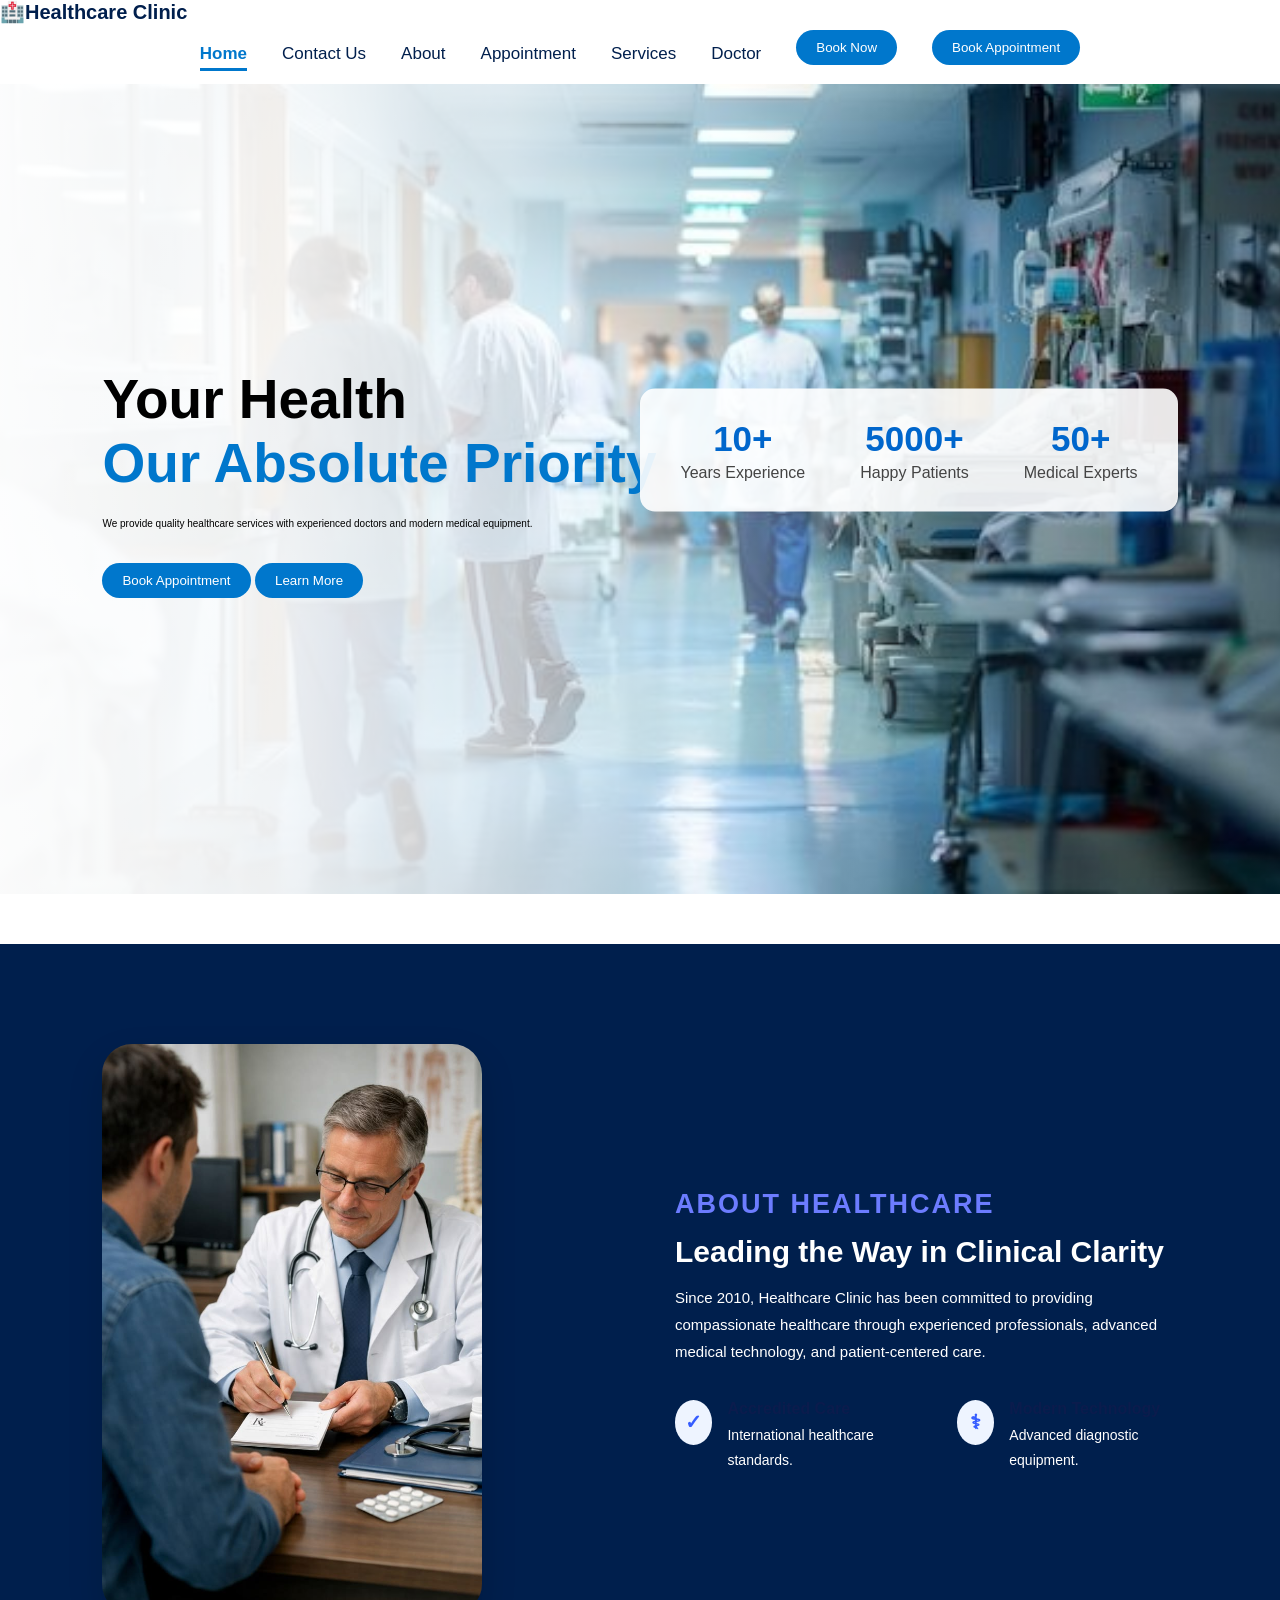
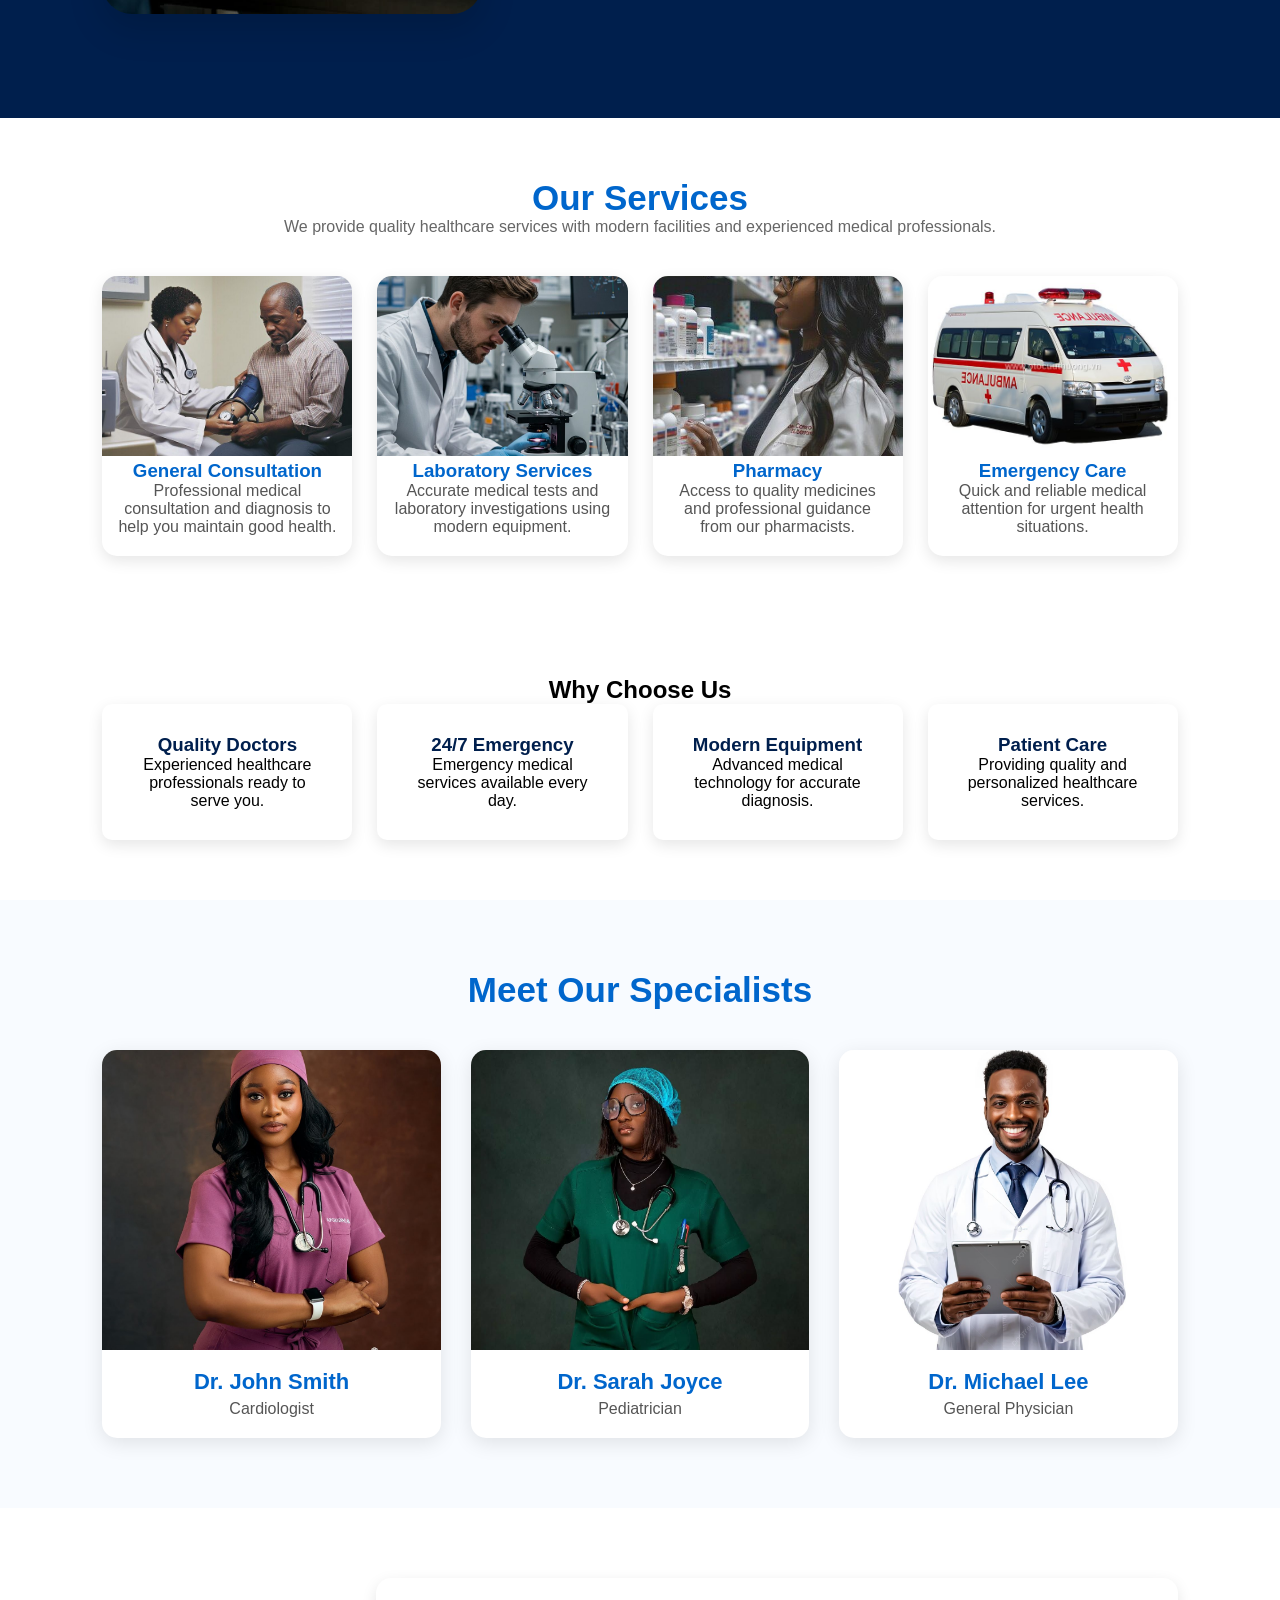
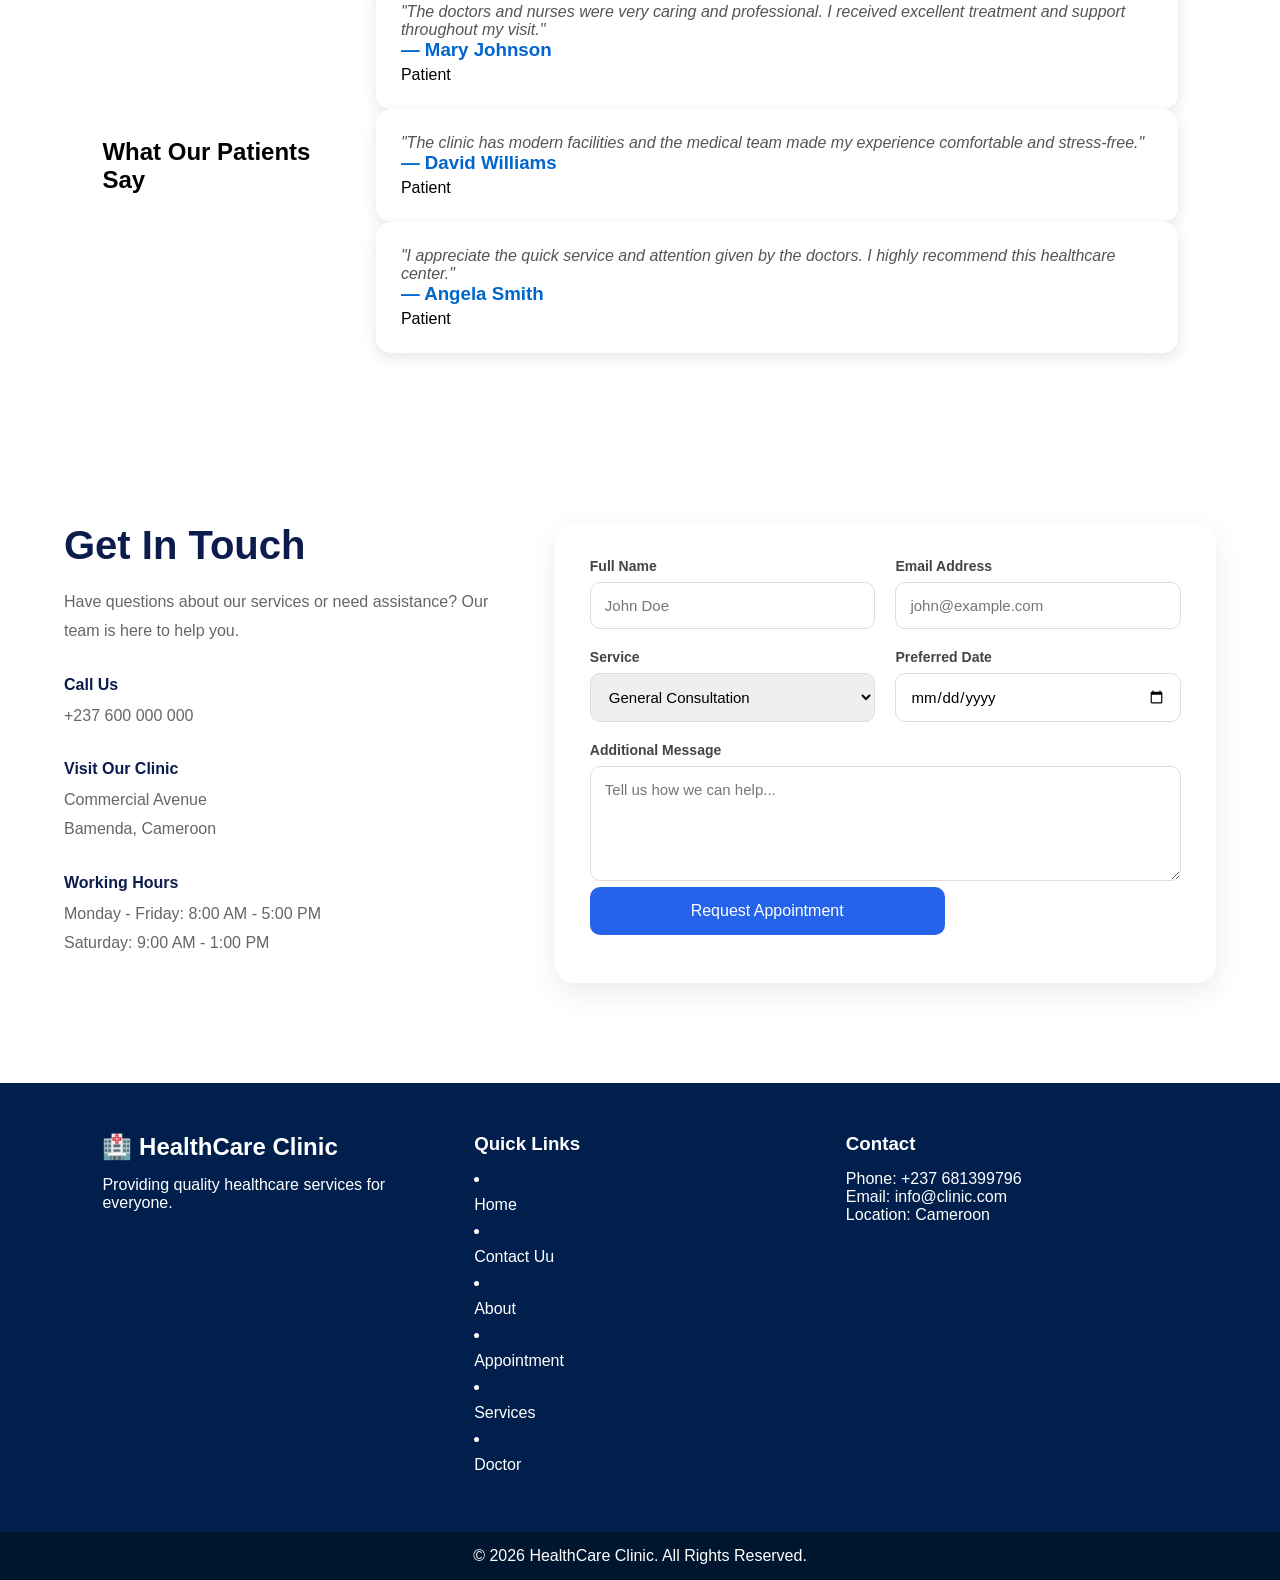
<file: index.html>
<!DOCTYPE html>
<html lang="en">
<head>
    <meta charset="UTF-8">
    <meta name="viewport" content="width=device-width, initial-scale=1.0">
    <title>Home</title>
    <link rel="stylesheet" href="/style/style.css">
</head>
<body>
    <div id="header"></div>
    <div id="bookAppointment"></div>

    </div>
    <section class="hero">

    <div class="hero-section">
        <h1><span style="color: black;">Your Health</span><br> Our Absolute  Priority</h1>

        <p>
            We provide quality healthcare services with experienced
            doctors and modern medical equipment.
        </p>

        <button id="BookAppointment" class="btn3">Book Appointment</button>
        <button class="btn3">Learn More</button>
    </div>

    <div class="hero-img">
        
       
    </div>

</section>
<section class="stats">

    <div>
        <h2>10+</h2>
        <p>Years Experience</p>
    </div>

    <div>
        <h2>5000+</h2>
        <p>Happy Patients</p>
    </div>

    <div>
        <h2>50+</h2>
        <p>Medical Experts</p>
    </div>

</section>




    
    <section class="about">

    <div class="about-image">
        <img src="images/consultation2.jpg" alt="Doctor">
    </div>

    <div class="about-content">

        <span class="about-tag">ABOUT HEALTHCARE</span>

        <h2>Leading the Way in Clinical Clarity</h2>

        <p>
            Since 2010, Healthcare Clinic has been committed to providing
            compassionate healthcare through experienced professionals,
            advanced medical technology, and patient-centered care.
        </p>

        <div class="about-features">

            <div class="feature-item">
                <div class="icon">✓</div>

                <div>
                    <h4>Accredited Care</h4>
                    <p>International healthcare standards.</p>
                </div>
            </div>

            <div class="feature-item">
                <div class="icon">⚕</div>

                <div>
                    <h4>Modern Technology</h4>
                    <p>Advanced diagnostic equipment.</p>
                </div>
            </div>

        </div>

    </div>

</section>

<section class="services">

    <h2>Our Services</h2>
    <p class="service-intro">
        We provide quality healthcare services with modern facilities and experienced medical professionals.
    </p>

    <div class="service-container">

        <div class="service-card">
            <img src="images/consultation.jpg" alt="General Consultation">
            <h3>General Consultation</h3>
            <p>
                Professional medical consultation and diagnosis to help you maintain good health.
            </p>
        </div>


        <div class="service-card">
            <img src="images/laboratory.jpg" alt="Laboratory Services">
            <h3>Laboratory Services</h3>
            <p>
                Accurate medical tests and laboratory investigations using modern equipment.
            </p>
        </div>


        <div class="service-card">
            <img src="images/pharmacy.jpg" alt="Pharmacy">
            <h3>Pharmacy</h3>
            <p>
                Access to quality medicines and professional guidance from our pharmacists.
            </p>
        </div>


        <div class="service-card">
            <img src="images/emergency.jpg" alt="Emergency Care">
            <h3>Emergency Care</h3>
            <p>
                Quick and reliable medical attention for urgent health situations.
            </p>
        </div>

    </div>

</section>
<!--Features-->
    <section class="features">

    <h1>Why Choose Us</h1>

    <div class="feature-container">

        <div class="feature">
            <h3> Quality Doctors</h3>
            <p>Experienced healthcare professionals ready to serve you.</p>
        </div>

        <div class="feature">
            <h3> 24/7 Emergency</h3>
            <p>Emergency medical services available every day.</p>
        </div>

        <div class="feature">
            <h3> Modern Equipment</h3>
            <p>Advanced medical technology for accurate diagnosis.</p>
        </div>

        <div class="feature">
            <h3> Patient Care</h3>
            <p>Providing quality and personalized healthcare services.</p>
        </div>

    </div>

</section>
    <section class="doctors">

<h2>Meet Our Specialists</h2>


<div class="doctor-container">


<div class="doctor-card">
<img src="images/ladie.jpg">
<h3>Dr. John Smith</h3>
<p>Cardiologist</p>
</div>


<div class="doctor-card">
<img src="images/pick.jpg">
<h3>Dr. Sarah Joyce</h3>
<p>Pediatrician</p>
</div>


<div class="doctor-card">
<img src="images/doctor michel.jpg">
<h3>Dr. Michael Lee</h3>
<p>General Physician</p>
</div>


</div>

</section>

<section class="testimonials">

    <h2>What Our Patients Say</h2>

    <div class="testimonial-container">

        <div class="testimonial-card">
            <p>
                "The doctors and nurses were very caring and professional.
                I received excellent treatment and support throughout my visit."
            </p>
            <h3>— Mary Johnson</h3>
            <span>Patient</span>
        </div>


        <div class="testimonial-card">
            <p>
                "The clinic has modern facilities and the medical team
                made my experience comfortable and stress-free."
            </p>
            <h3>— David Williams</h3>
            <span>Patient</span>
        </div>


        <div class="testimonial-card">
            <p>
                "I appreciate the quick service and attention given by the
                doctors. I highly recommend this healthcare center."
            </p>
            <h3>— Angela Smith</h3>
            <span>Patient</span>
        </div>

    </div>

</section>
<section class="contact-section">

    <div class="contact-info">

        <h2>Get In Touch</h2>

        <p>
            Have questions about our services or need assistance?
            Our team is here to help you.
        </p>

        <div class="contact-item">
            <h4>Call Us</h4>
            <p>+237 600 000 000</p>
        </div>

        <div class="contact-item">
            <h4>Visit Our Clinic</h4>
            <p>
                Commercial Avenue<br>
                Bamenda, Cameroon
            </p>
        </div>

        <div class="contact-item">
            <h4>Working Hours</h4>
            <p>
                Monday - Friday: 8:00 AM - 5:00 PM<br>
                Saturday: 9:00 AM - 1:00 PM
            </p>
        </div>

    </div>

    <div class="contact-form">

        <form>

            <div class="form-row">

                <div class="form-group">
                    <label>Full Name</label>
                    <input type="text" placeholder="John Doe">
                </div>

                <div class="form-group">
                    <label>Email Address</label>
                    <input type="email" placeholder="john@example.com">
                </div>

            </div>

            <div class="form-row">

                <div class="form-group">
                    <label>Service</label>

                    <select>
                        <option>General Consultation</option>
                        <option>Specialist Appointment</option>
                        <option>Laboratory</option>
                        <option>Pharmacy</option>
                    </select>
                </div>

                <div class="form-group">
                    <label>Preferred Date</label>
                    <input type="date">
                </div>

            </div>

            <div class="form-group">
                <label>Additional Message</label>
                <textarea rows="5" placeholder="Tell us how we can help..."></textarea>
            </div>

            <button type="submit" class="btn">
                Request Appointment
            </button>

        </form>

    </div>

</section>



<div id="footer"></div>



    
    <script>
        const btn = document.getElementById("btn");
btn.addEventListener("click", function(){
    btn.textContent = "Appointment Booked";
    
    btn.style.backgroundColor = "green";
    btn.style.transform = "scale(0.95)";
    setTimeout(() => {
        btn.style.transform ="scale(1)";
        
    }, 150);
})
let heading = document.getElementById("title");
heading.textContent = "Welcome to our Clinic";
    </script>
</body>
<script src="/script/script.js"></script>
    <script src="/script/header.js"></script>
    <script src="/script/layout.js"></script>
    <script src="/script/home.js"></script>
</html>
</file>
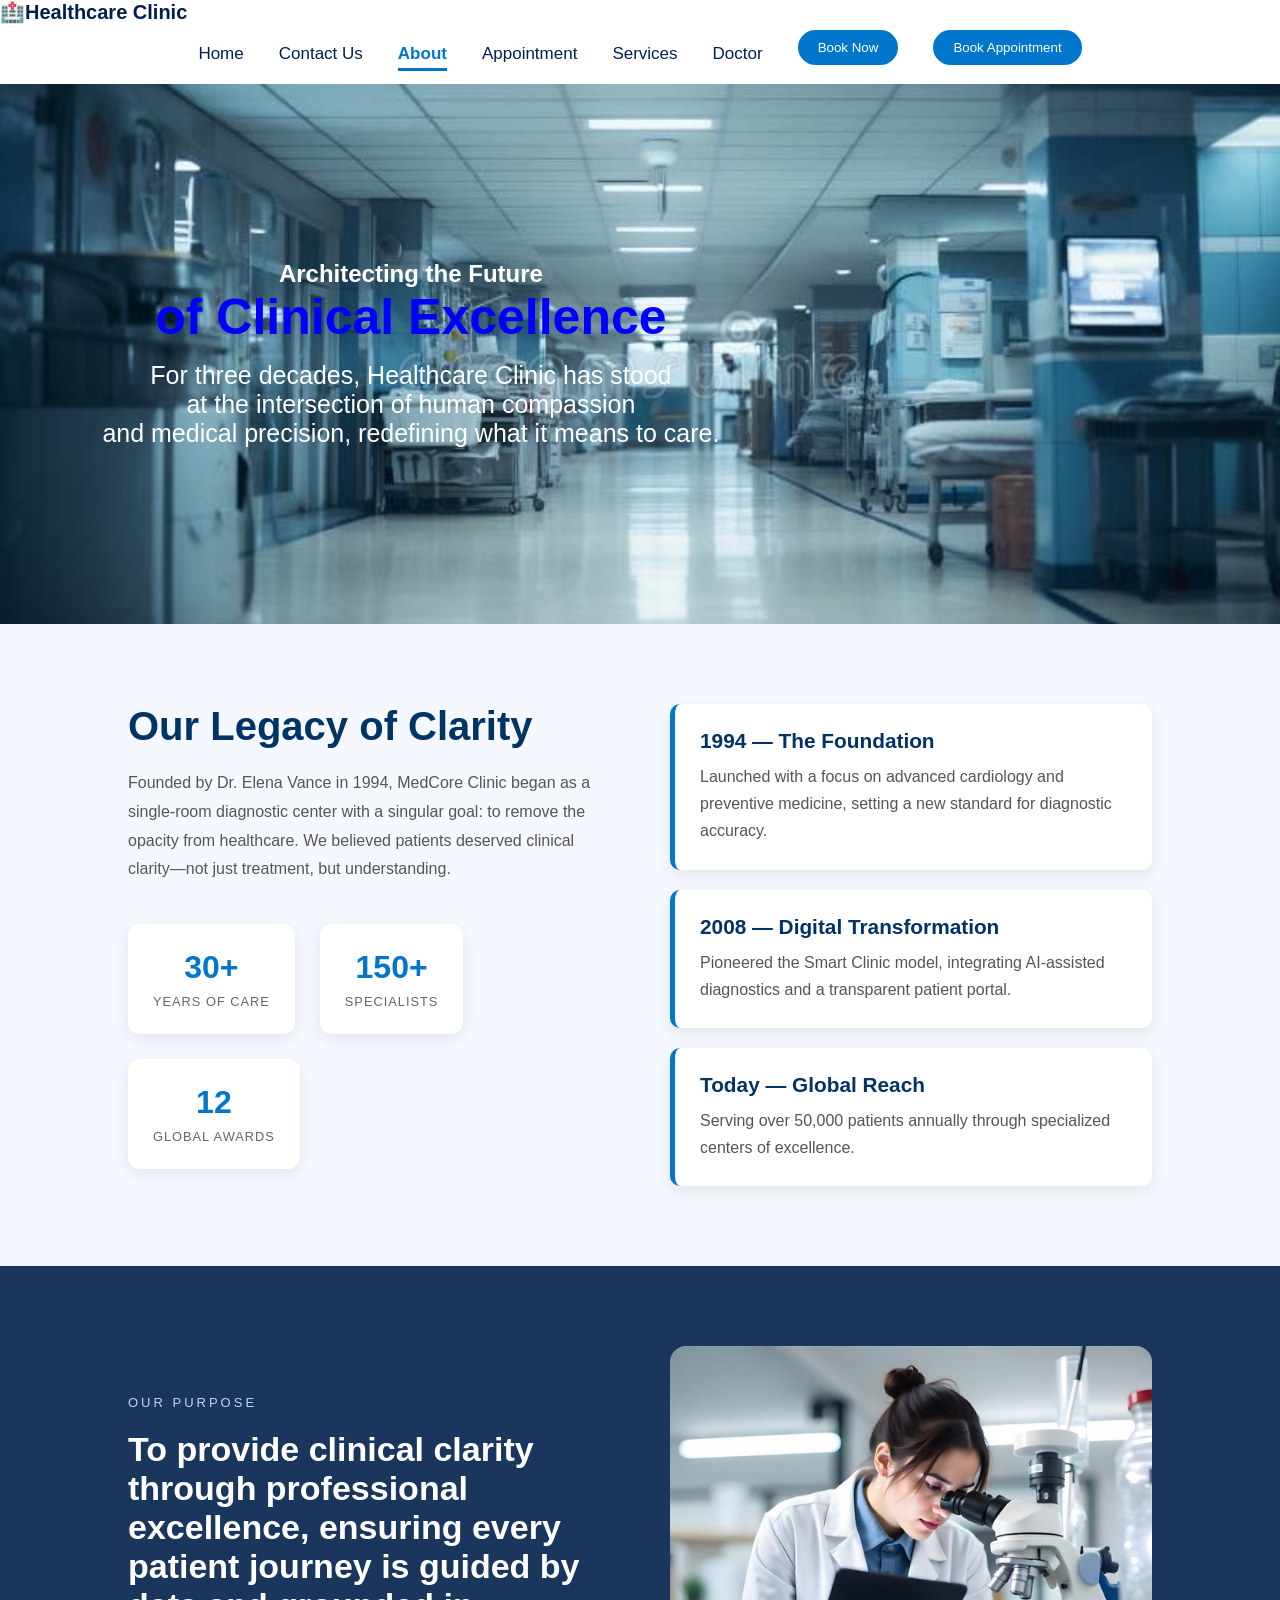
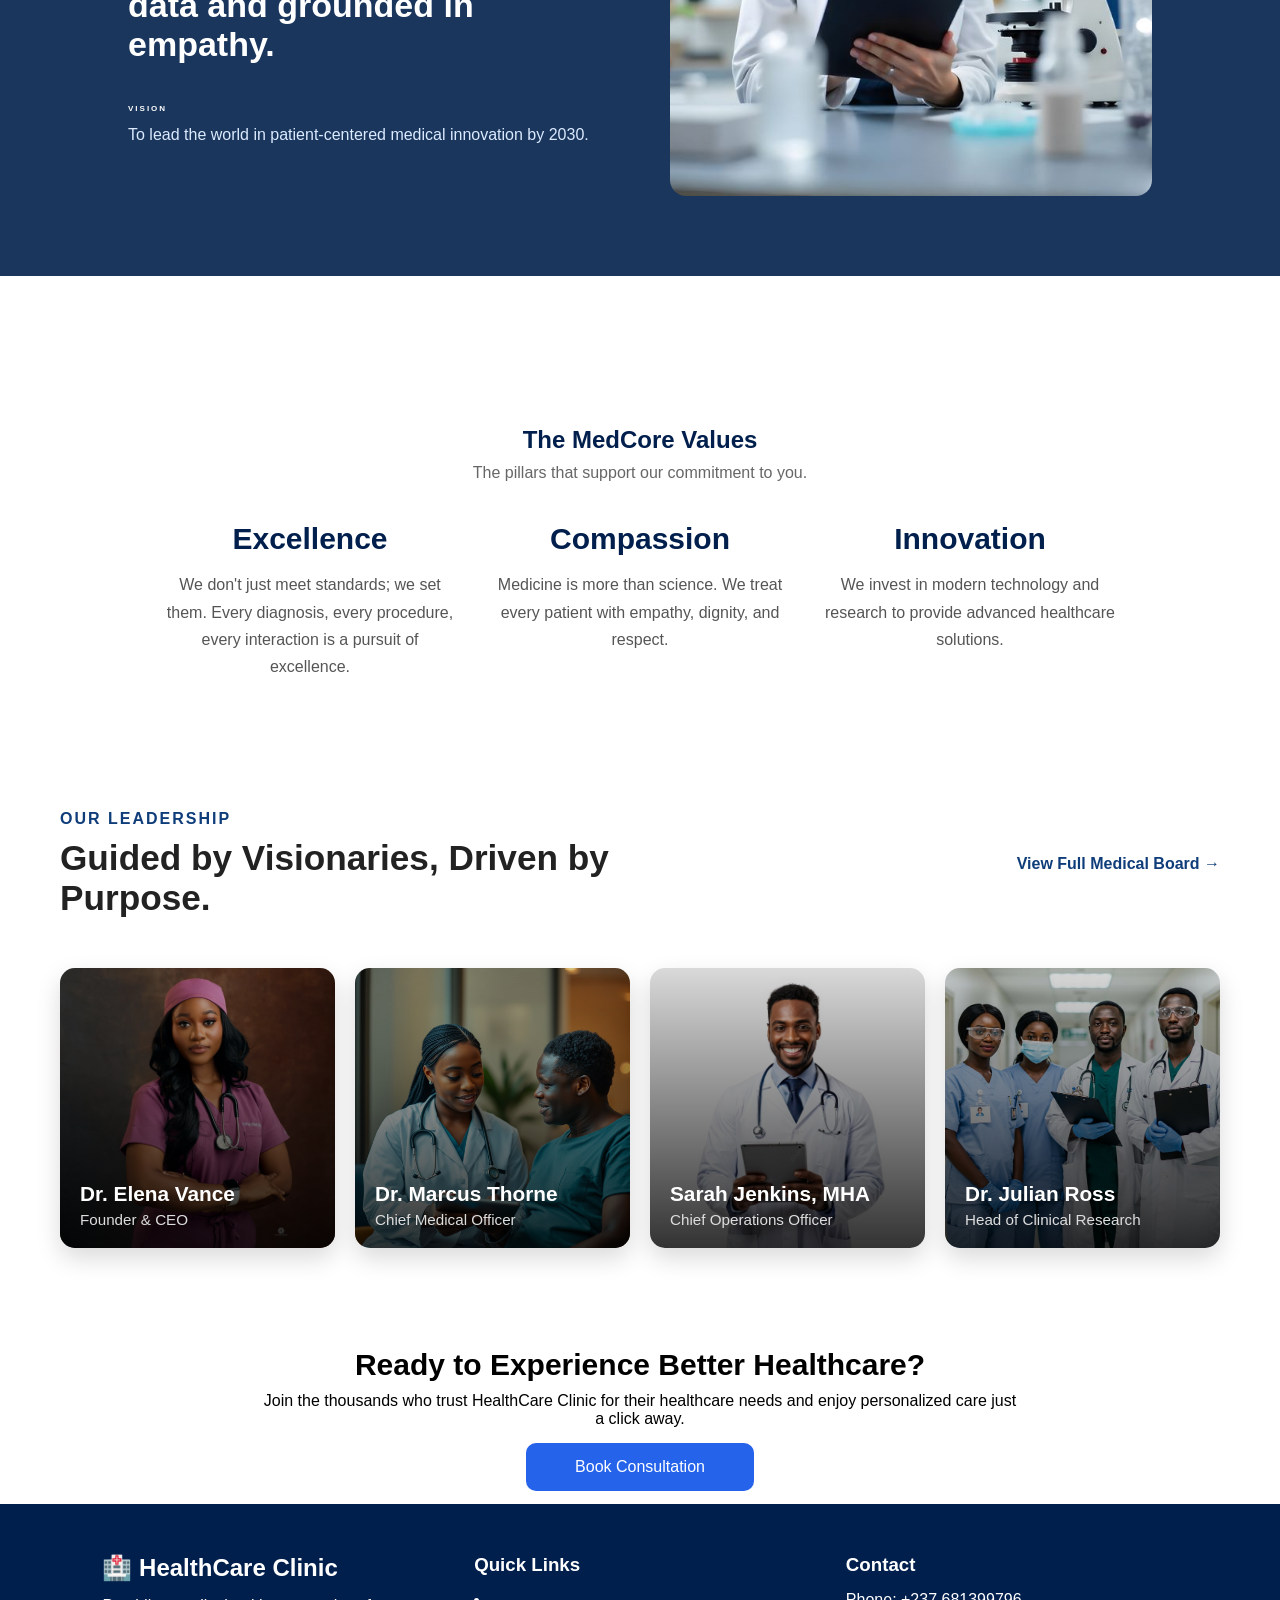
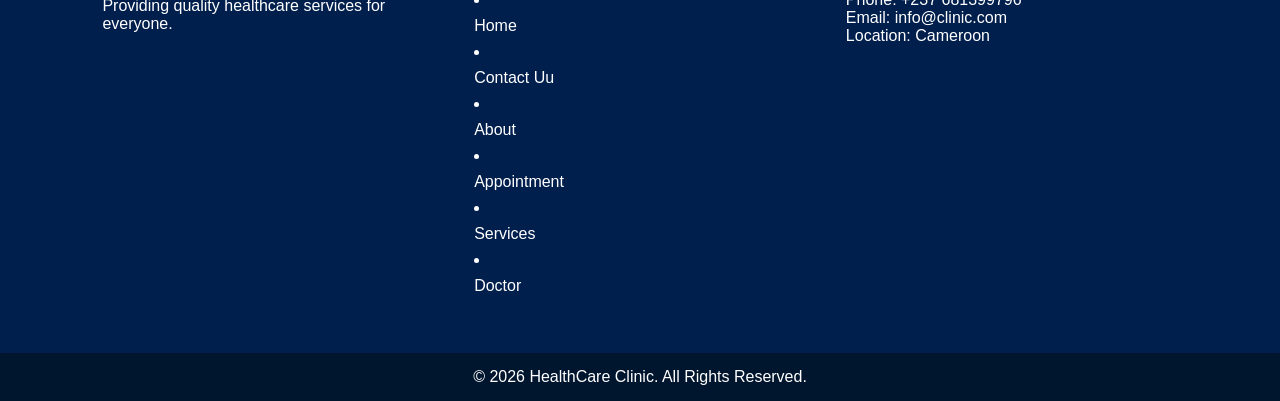
<file: pages/about.html>
<!DOCTYPE html>
<html lang="en">
<head>
    <meta charset="UTF-8">
    <meta name="viewport" content="width=device-width, initial-scale=1.0">
    <title>About | HealthCare Clinic</title>

    <link rel="stylesheet" href="/style/style.css">
    <link rel="stylesheet" href="/style/about.css">
</head>
<body>

    <div id="header"></div>

    <!-- Banner -->
    <section class="banner4">
        <div class="banner-4">
            <h1>
                Architecting the Future <br>
                <span style="color: blue; font-size: 50px;">
                    of Clinical Excellence
                </span>
            </h1>

            <p style="font-size:25px; color: var(--text-color);">
                For three decades, Healthcare Clinic has stood
                <br> at the intersection of human
                compassion<br> and medical precision, redefining what it means to care.
            </p>
        </div>
    </section>

    <!-- Legacy Section -->
    <section class="legacy-section">

        <div class="legacy-container">

            <div class="legacy-intro">

                <h2 class="section-title">Our Legacy of Clarity</h2>

                <p class="section-description">
                    Founded by Dr. Elena Vance in 1994, MedCore Clinic began as a
                    single-room diagnostic center with a singular goal: to remove
                    the opacity from healthcare. We believed patients deserved
                    clinical clarity—not just treatment, but understanding.
                </p>

                <div class="stats-container">

                    <div class="stat-item">
                        <span class="stat-number">30+</span>
                        <span class="stat-label">YEARS OF CARE</span>
                    </div>

                    <div class="stat-item">
                        <span class="stat-number">150+</span>
                        <span class="stat-label">SPECIALISTS</span>
                    </div>

                    <div class="stat-item">
                        <span class="stat-number">12</span>
                        <span class="stat-label">GLOBAL AWARDS</span>
                    </div>

                </div>

            </div>

            <div class="legacy-timeline">

                <div class="timeline-card">
                    <h3 class="card-title">1994 — The Foundation</h3>
                    <p class="card-text">
                        Launched with a focus on advanced cardiology and preventive
                        medicine, setting a new standard for diagnostic accuracy.
                    </p>
                </div>

                <div class="timeline-card">
                    <h3 class="card-title">2008 — Digital Transformation</h3>
                    <p class="card-text">
                        Pioneered the Smart Clinic model, integrating AI-assisted
                        diagnostics and a transparent patient portal.
                    </p>
                </div>

                <div class="timeline-card">
                    <h3 class="card-title">Today — Global Reach</h3>
                    <p class="card-text">
                        Serving over 50,000 patients annually through specialized
                        centers of excellence.
                    </p>
                </div>

            </div>

        </div>

    </section>

    <!-- Purpose -->
    <section class="purpose-section">

        <div class="purpose-container">

            <div class="purpose-content">

                <p class="section-subtitle">Our Purpose</p>

                <h2 class="purpose-title">
                    To provide clinical clarity through professional excellence,
                    ensuring every patient journey is guided by data and grounded
                    in empathy.
                </h2>

                <div class="vision-box">

                    <div class="vision-text">
                        <h3>Vision</h3>

                        <p>
                            To lead the world in patient-centered medical
                            innovation by 2030.
                        </p>
                    </div>

                </div>

            </div>

            <div class="purpose-image">
                <img src="/images/microp.jpg" alt="Medical Laboratory">
            </div>

        </div>

    </section>

    <!-- About Content -->
    <div class="about-container">

        <!-- Values -->
        <section class="values-section">

            <h1 class="values-title">The MedCore Values</h1>

            <p class="values-subtitle">
                The pillars that support our commitment to you.
            </p>

            <div class="values-grid">

                <div class="value-card">
                    <h3>Excellence</h3>
                    <p>
                        We don't just meet standards; we set them. Every
                        diagnosis, every procedure, every interaction is a
                        pursuit of excellence.
                    </p>
                </div>

                <div class="value-card">
                    <h3>Compassion</h3>
                    <p>
                        Medicine is more than science. We treat every patient
                        with empathy, dignity, and respect.
                    </p>
                </div>

                <div class="value-card">
                    <h3>Innovation</h3>
                    <p>
                        We invest in modern technology and research to provide
                        advanced healthcare solutions.
                    </p>
                </div>

            </div>

        </section>

        <!-- Leadership -->
        <section class="leadership-section">

            <div class="leadership-header">

                <div>

                    <div class="leadership-label">
                        Our Leadership
                    </div>

                    <h2 class="leadership-title">
                        Guided by Visionaries, Driven by Purpose.
                    </h2>

                </div>

                <a href="../pages/doctor.html" class="view-all-link">
    View Full Medical Board →
</a>

            </div>

            <div class="team-grid">

                <div class="member-card member-card-1">
                    <div class="member-info">
                        <div class="member-name">Dr. Elena Vance</div>
                        <div class="member-role">Founder & CEO</div>
                    </div>
                </div>

                <div class="member-card member-card-2">
                    <div class="member-info">
                        <div class="member-name">Dr. Marcus Thorne</div>
                        <div class="member-role">Chief Medical Officer</div>
                    </div>
                </div>

                <div class="member-card member-card-3">
                    <div class="member-info">
                        <div class="member-name">Sarah Jenkins, MHA</div>
                        <div class="member-role">Chief Operations Officer</div>
                    </div>
                </div>

                <div class="member-card member-card-4">
                    <div class="member-info">
                        <div class="member-name">Dr. Julian Ross</div>
                        <div class="member-role">Head of Clinical Research</div>
                    </div>
                </div>

            </div>

        </section>

    </div>

    <!-- Call To Action -->
    <section class="text">

        <div class="text-container2">

            <h2 style="margin-bottom: 10px;font-size: 30px;
             color: var(--primary-color);">Ready to Experience Better Healthcare?</h2>

            <p>
                Join the thousands who trust HealthCare Clinic for their
                healthcare needs and enjoy personalized care just a click away.
            </p>

            <button class="btn" style="margin-top:15px; width: 30%;">
                Book Consultation
            </button>

        </div>

    </section>

    <div id="footer"></div>

    <script src="/script/header.js"></script>
    <script src="/script/layout.js"></script>
    <script src="/script/home.js"></script>

</body>
</html>
</file>
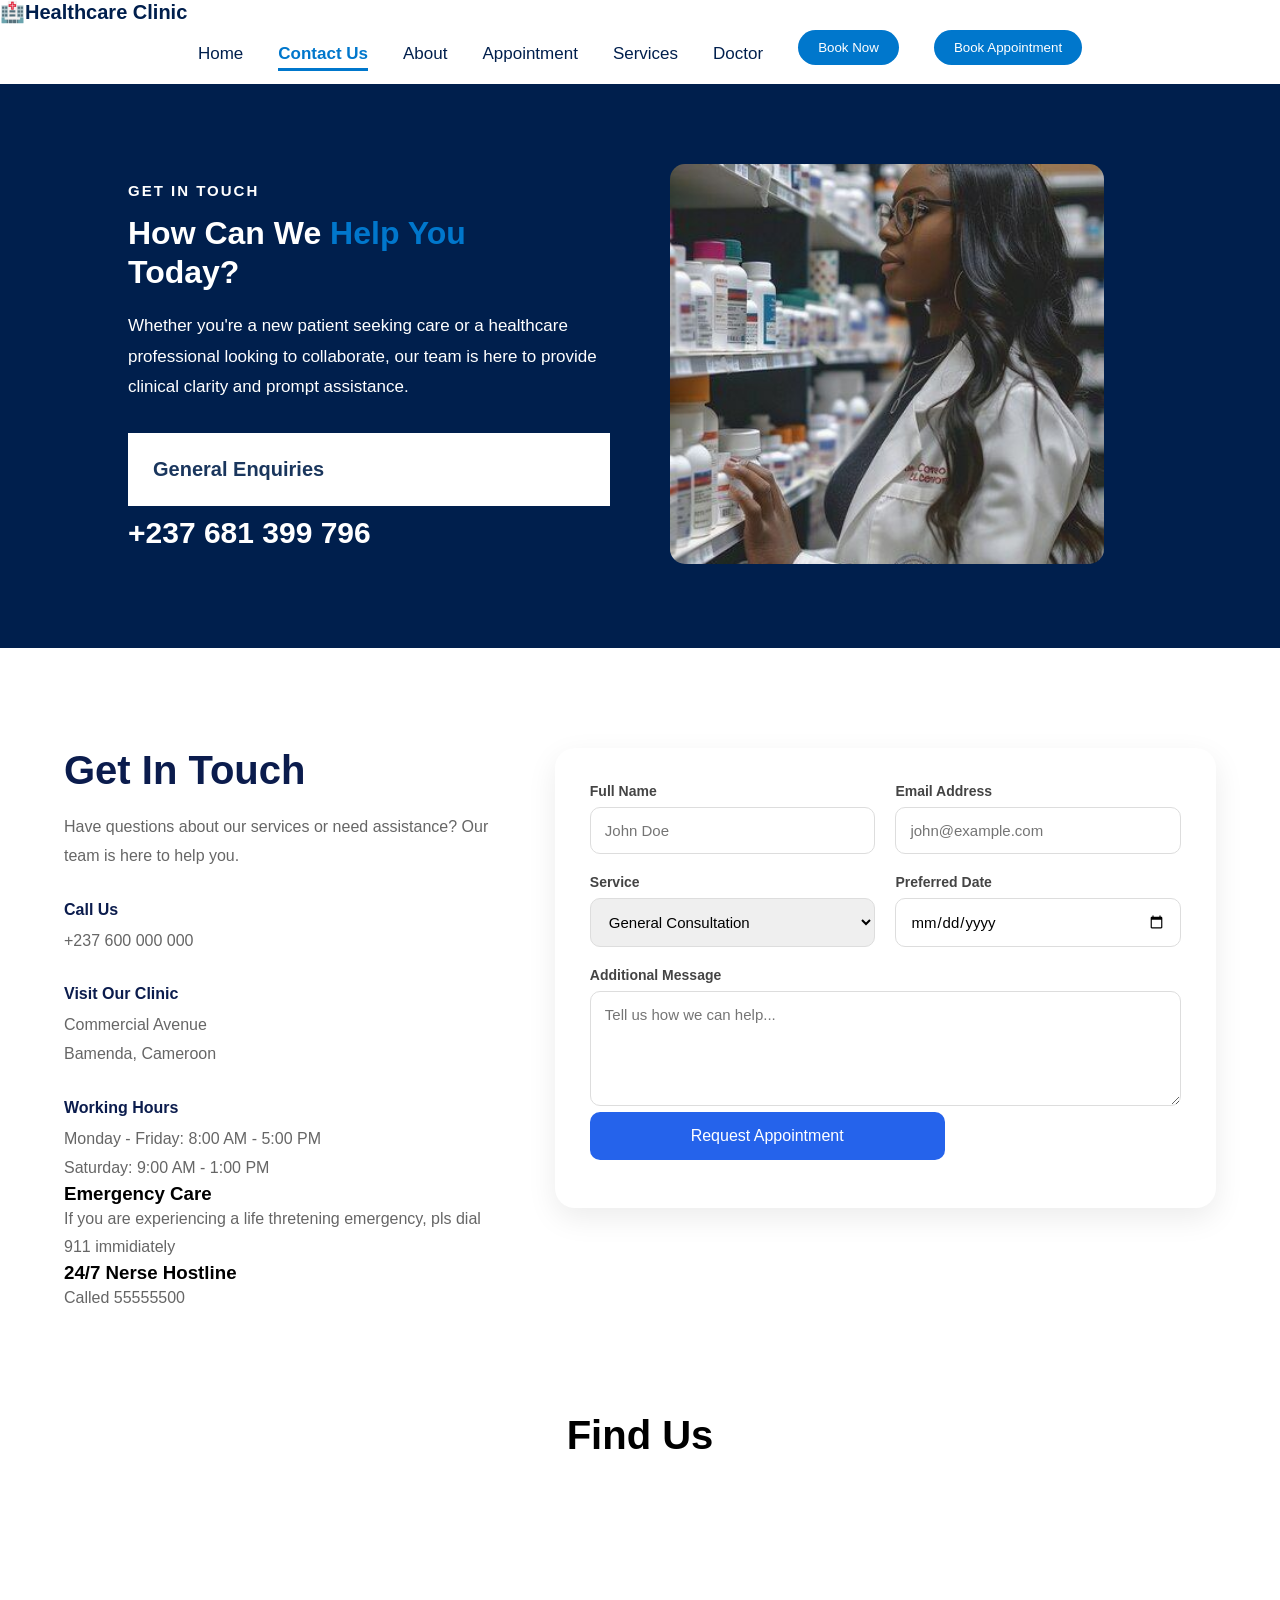
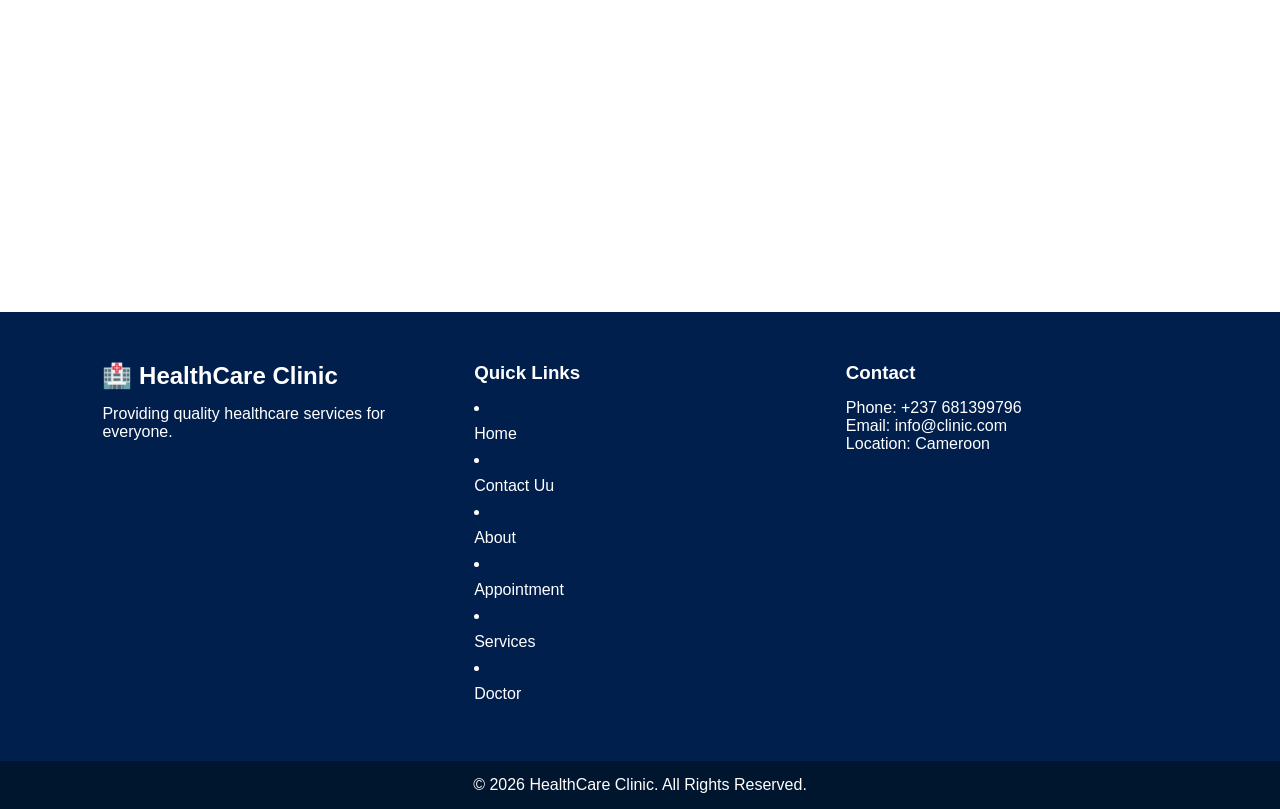
<file: pages/contact.html>
<!DOCTYPE html>
<html lang="en">
<head>
    <meta charset="UTF-8">
    <meta name="viewport" content="width=device-width, initial-scale=1.0">
    <title>Contact Us</title>
    <link rel="stylesheet" href="/style/contact.css">
    <link rel="stylesheet" href="/style/style.css">
 
</head>
<body>
   <div id="header"></div>
    <section class="contact-hero">

    <div class="hero-content">
        <h6>Get in Touch</h6>
        <h1>How Can We <span style="color: #0077cc;">Help You</span>  <br>Today?</h1>
        <p>
            Whether you're a new patient seeking care or a healthcare professional
            looking to collaborate, our team is here to provide clinical clarity
            and prompt assistance.
        </p>

        <h4>General Enquiries</h4>
        <h3>+237 681 399 796</h3>
    </div>

    <div class="hero-image">
        <img src="/images/pharmacy.jpg" alt="Healthcare Professional">
    </div>

</section>
    
<section class="contact-section">

    <div class="contact-info">

        <h2>Get In Touch</h2>

        <p>
            Have questions about our services or need assistance?
            Our team is here to help you.
        </p>

        <div class="contact-item">
            <h4>Call Us</h4>
            <p>+237 600 000 000</p>
        </div>

        <div class="contact-item">
            <h4>Visit Our Clinic</h4>
            <p>
                Commercial Avenue<br>
                Bamenda, Cameroon
            </p>
        </div>

        <div class="contact-item">
            <h4>Working Hours</h4>
            <p>
                Monday - Friday: 8:00 AM - 5:00 PM<br>
                Saturday: 9:00 AM - 1:00 PM
            </p>
        </div>
        <div>
            <h3>Emergency Care</h3>
            <p>If you are experiencing a life thretening emergency, pls dial 911
                immidiately
            </p>
            <h3>24/7 Nerse Hostline</h3>
            <p>Called 55555500</p>
        </div>

    </div>

    <div class="contact-form">

        <form>

            <div class="form-row">

                <div class="form-group">
                    <label>Full Name </label>
                    <input type="text" placeholder="John Doe" required>
                </div>

                <div class="form-group">
                    <label>Email Address</label>
                    <input type="email" placeholder="john@example.com" required >
                </div>

            </div>

            <div class="form-row">

                <div class="form-group">
                    <label>Service</label>

                    <select>
                        <option>General Consultation</option>
                        <option>Specialist Appointment</option>
                        <option>Laboratory</option>
                        <option>Pharmacy</option>
                    </select>
                </div>

                <div class="form-group">
                    <label>Preferred Date</label>
                    <input type="date">
                </div>

            </div>

            <div class="form-group">
                <label>Additional Message</label>
                <textarea rows="5" placeholder="Tell us how we can help..."></textarea>
            </div>

            <button type="submit" class="btn">
                Request Appointment
            </button>

        </form>

    </div>

</section>

<section>
    <h2 style="justify-content: center; text-align: center;font-size: 40px;">Find Us</h2>

    <iframe
        src="https://www.google.com/maps?q=Bamenda,Cameroon&output=embed"
        width="100%"
        height="450"
        style="border:0;"
        allowfullscreen=""
        loading="lazy">
    </iframe>
</section>  
<div id="footer"></div> 
</body>
<script src="/script/header.js"></script>
<script src="/script/layout.js"></script>
<script src="/script/home.js"></script>
</html>
</file>
<file: style/style.css>
:root{
    --pramary-color:#001f4d;
    --secondary-color: #007bff;
    --text-color: #ffffff;

}
.flex{
    display: flex;
    flex-wrap: wrap;
    justify-content: center;
    gap: 30ox;
    text-decoration: none;
    list-style: none;
}
/* Reset */
*{
    margin:0;
    padding:0;
    box-sizing:border-box;
    font-family:Arial, Helvetica, sans-serif;
}

/* Header */
header{
    display:flex;
    justify-content:space-between;
    align-items:center;
    padding:20px 8%;
    background:#fff;
    box-shadow:0 2px 10px rgba(0,0,0,0.1);
    
    top:0;
   
    z-index:1000;
    
}

/* Logo */
.logo{
    font-size:24px;
    font-weight:bold;
    color:var(--pramary-color);
}

/* Navigation */
.navbar{
    flex:1;
    display:flex;
    justify-content:center;
    background:white;
    
    width: 100%;
    height: 60px;
    top: 0;
   
    
}

.nav-links{
    display:flex;
    list-style:none;
    gap:35px;
    align-items:center;
    
}

.nav-links li{
    list-style:none;
}

.nav-links a{
    text-decoration:none;
    color:var(--pramary-color);
    font-size:17px;
    font-weight:500;
    transition:0.3s;
}

.nav-links a:hover{
    color:#0077cc;
}
.nav-links a.active{
    color:#0077cc;
    font-weight:bold;
    border-bottom:3px solid #0077cc;
    padding-bottom:5px;
}

/* Button */
.btn{
    background-color: var(--secondary-color);
    color:var(--text-color);
    border:none;
    padding:10px 20px;
    border-radius:30px;
    font: size 10px;px;
    cursor:pointer;
    transition:0.3s;
    justify-content: flex-end;
    margin-bottom: 13px;
}
.btn3{
    background:#0077cc;
    border:none;
    padding:10px 20px;
    border-radius:30px;
    font: size 10px;px;
    cursor:pointer;
    color: white;
    margin-bottom: 13px;
}

.btn:hover{
    background:#005fa3;
    transform:scale(1.05);
}
.hero {
    height: 90vh;

    background:
        linear-gradient(
            90deg,
            rgba(255,255,255,0.98) 0%,
            rgba(255,255,255,0.92) 22%,
            rgba(255,255,255,0.75) 40%,
            rgba(255,255,255,0.35) 58%,
            rgba(0,0,0,0.15) 75%,
            rgba(0,0,0,0.30) 100%
        ),
        url("../images/bannaer\ 3.jpg");

    background-size: cover;
    background-position: center;
    background-repeat: no-repeat;

    display: flex;
    align-items: center;
    padding: 0 8%;
}

.hero-section{
    max-width:600px;
}

.hero-section h1{
    font-size:55px;
    color:#0077cc;
    margin-bottom:20px;
}

.hero-section p{
    font-size:10px;
    color:black;
    line-height:1.8;
    margin-bottom:30px;
}
.stats {
    position: absolute;
    right: 8%;
    top: 50%;
    transform: translateY(-50%);

    display: flex;
    gap: 15px;

    background: rgba(255,255,255,0.9);
    padding: 20px;
    border-radius: 15px;
}


.stats div {
    text-align: center;
    padding: 10px 20px;
}


.stats h2 {
    color: #0066cc;
    font-size: 35px;
    margin: 0;
}


.stats p {
    color: #444;
    margin-top: 5px;
}

.about{
    display:flex;
    align-items:center;
    justify-content:space-between;
    gap:70px;
    padding:100px 8%;
    background:#fff;
    background-color: var(--pramary-color);
    margin-top: 50px;
}

.about-image{
    flex:1;
}

.about-image img{
    width:100%;
    max-width:380px;
    border-radius:30px;
    box-shadow:0 15px 35px rgba(0,0,0,.15);
    height: auto;
}

.about-content{
    flex:1;
}

.about-tag{
    color:#6c7cff;
    font-size:27px;
    font-weight:bold;
    letter-spacing:2px;
}

.about-content h2{
    font-size:30px;
    color:var(--text-color);
    margin:15px 0;
}

.about-content p{
    color: var(--text-color);
    line-height:1.8;
    margin-bottom:35px;
    font-size: 15px;
}

.about-features{
    display:flex;
    gap:50px;
}

.feature-item{
    display:flex;
    gap:15px;
    align-items:flex-start;
}

.icon{
    width:45px;
    height:45px;
    background:#eef4ff;
    color:#355CFF;
    border-radius:50%;
    display:flex;
    justify-content:center;
    align-items:center;
    font-weight:bold;
    font-size:20px;
}

.feature-item h4{
    color:#0b1c4d;
    margin-bottom:5px;
}

.feature-item p{
    font-size:14px;
    margin:0;
}
.services {
    padding: 60px 8%;
    text-align: center;
}


.services h2 {
    font-size: 35px;
    color: #0066cc;
}


.service-intro {
    color: #666;
    margin-bottom: 40px;
}


.service-container {
    display: grid;
    grid-template-columns: repeat(4, 1fr);
    gap: 25px;
}


.service-card {
    background: white;
    border-radius: 15px;
    overflow: hidden;
    box-shadow: 0 5px 15px rgba(0,0,0,0.1);
    transition: 0.3s;
}


.service-card:hover {
    transform: translateY(-10px);
}


.service-card img {
    width: 100%;
    height: 180px;
    object-fit: cover;
}


.service-card h3 {
    color: #0066cc;
}


.service-card p {
    padding: 0 15px 20px;
    color: #555;
}
.doctors {
    padding: 70px 8%;
    text-align: center;
    background: #f8fbff;
}

.doctors h2 {
    font-size: 35px;
    color: #0066cc;
    margin-bottom: 40px;
}


.doctor-container {
    display: grid;
    grid-template-columns: repeat(3, 1fr);
    gap: 30px;
}


.doctor-card {
    background: white;
    border-radius: 15px;
    overflow: hidden;
    box-shadow: 0 5px 20px rgba(0,0,0,0.1);
    transition: 0.3s;
}


.doctor-card:hover {
    transform: translateY(-10px);
}


.doctor-card img {
    width: 100%;
    height: 300px;
    object-fit: cover;
}


.doctor-card h3 {
    color: #0066cc;
    font-size: 22px;
    margin: 15px 0 5px;
}


.doctor-card p {
    color: #555;
    font-size: 16px;
    margin-bottom: 20px;
}
.features{
    padding:60px 8%;
    text-align:center;
}


.feature-container{
    display:grid;
    grid-template-columns:repeat(4,1fr);
    gap:25px;
}
.feature:active {
    background-color: var(--primary-color);
    color: white;
}

.feature:active h1,
.feature:active p {
    color: white;
}


.feature{
    background:white;
    padding:30px;
    border-radius:10px;
    box-shadow:0 5px 15px rgba(0,0,0,0.1);
    transition:0.3s;
}


.feature:hover{
    transform:translateY(-10px);
}


.feature h3{
    color:#001f4d;
}

.testimonials {
    padding: 70px 8%;
    display: flex;
    align-items: center;
    gap: 50px;
}



.testimonial-title {
    width: 40%;
}

.testimonial-title h2 {
    font-size: 15px;
    color: #0066cc;
}

.testimonial-title p {
    color: #555;
    line-height: 1.6;
}



.testimonial-content {
    width: 60%;
    display: flex;
    gap: 20px;
}


.testimonial-card {
    background: white;
    padding: 25px;
    border-radius: 15px;
    box-shadow: 0 5px 15px rgba(0,0,0,0.1);
}


.testimonial-card p {
    font-style: italic;
    color: #555;
}


.testimonial-card h3 {
    color: #0066cc;
    margin-bottom: 5px;
}
.contact-section{
    width:90%;
    max-width:1200px;
    margin:100px auto;
    display:grid;
    grid-template-columns:1fr 1.5fr;
    gap:50px;
    align-items:start;
}

.contact-info h2{
    font-size:40px;
    color:#0b1c4d;
    margin-bottom:20px;
}

.contact-info p{
    color:#666;
    line-height:1.8;
}

.contact-item{
    margin-top:30px;
}

.contact-item h4{
    color:#0b1c4d;
    margin-bottom:8px;
}

.contact-form{
    background:#fff;
    padding:35px;
    border-radius:20px;
    box-shadow:0 10px 30px rgba(0,0,0,.08);
}

.form-row{
    display:grid;
    grid-template-columns:1fr 1fr;
    gap:20px;
    margin-bottom:20px;
}

.form-group{
    display:flex;
    flex-direction:column;
}

.form-group label{
    font-size:14px;
    font-weight:600;
    margin-bottom:8px;
    color:#444;
}

.form-group input,
.form-group select,
.form-group textarea{
    padding:14px;
    border:1px solid #ddd;
    border-radius:10px;
    font-size:15px;
    outline:none;
}

.form-group input:focus,
.form-group select:focus,
.form-group textarea:focus{
    border-color:#2563eb;
}

.btn{
    width: 60%;
    padding:15px;
    border:none;
    background:#2563eb;
    color:white;
    font-size:16px;
    border-radius:10px;
    cursor:pointer;
    justify-content: flex-end;
    margin-top: 6px;
}

.btn:hover{
    background:#1d4ed8;
}



.footer-container{
    display:flex;
    justify-content:space-between;
    gap:40px;
    padding:50px 8%;
    background:#001f4d;
    color:white;
}


.footer-section{
    flex:1;
}


.footer-section h2,
.footer-section h3{
    margin-bottom:15px;
}


.footer-section a{
    display:block;
    color:white;
    text-decoration:none;
    margin:8px 0;
}


.footer-section a:hover{
    color:#00bfff;
}


.footer-bottom{
    text-align:center;
    background:#00152e;
    color:white;
    padding:15px;
}




/* Tablets */
@media (max-width: 1024px){

    header{
        padding:20px 5%;
    }

    .nav-links{
        gap:20px;
    }


    .hero{
        height:auto;
        min-height:80vh;
        padding:60px 5%;
    }


    .hero-section h1{
        font-size:45px;
    }


    .stats{
        position:relative;
        right:auto;
        top:auto;
        transform:none;
        margin-top:30px;
        flex-wrap:wrap;
    }


    .about{
        padding:70px 5%;
        gap:40px;
    }


    .service-container{
        grid-template-columns:repeat(2,1fr);
    }


    .doctor-container{
        grid-template-columns:repeat(2,1fr);
    }


    .feature-container{
        grid-template-columns:repeat(2,1fr);
    }


    .contact-section{
        width:90%;
    }

}


/* Mobile Devices */
@media(max-width:768px){


    /* Header */

    header{
        flex-direction:column;
        gap:20px;
        padding:20px;
    }


    .navbar{
        height:auto;
    }


    .nav-links{
        flex-direction:column;
        gap:15px;
    }


    /* Hero */

    .hero{
        height:auto;
        padding:60px 20px;
        text-align:center;
    }


    .hero-section{
        max-width:100%;
    }


    .hero-section h1{
        font-size:35px;
    }


    .hero-section p{
        font-size:16px;
    }


    .stats{
        display:flex;
        flex-direction:column;
        width:100%;
    }



    /* About */

    .about{
        flex-direction:column;
        text-align:center;
        padding:50px 20px;
    }


    .about-image img{
        max-width:100%;
    }


    .about-features{
        flex-direction:column;
        gap:20px;
    }



    /* Services */

    .services{
        padding:50px 20px;
    }


    .service-container{
        grid-template-columns:1fr;
    }


    .service-card img{
        height:220px;
    }



    /* Doctors */

    .doctors{
        padding:50px 20px;
    }


    .doctor-container{
        grid-template-columns:1fr;
    }


    .doctor-card img{
        height:280px;
    }



    /* Features */

    .features{
        padding:50px 20px;
    }


    .feature-container{
        grid-template-columns:1fr;
    }



    /* Testimonials */

    .testimonials{
        flex-direction:column;
        padding:50px 20px;
    }


    .testimonial-title,
    .testimonial-content{
        width:100%;
    }


    .testimonial-content{
        flex-direction:column;
    }



    /* Contact */

    .contact-section{
        grid-template-columns:1fr;
        margin:50px auto;
    }


    .contact-info h2{
        font-size:30px;
    }


    .form-row{
        grid-template-columns:1fr;
    }


    .btn{
        width:100%;
    }



    /* Footer */

    .footer-container{
        flex-direction:column;
        text-align:center;
        padding:40px 20px;
    }


    .footer-section a{
        text-align:center;
    }


}



/* Small phones */

@media(max-width:480px){


    .logo{
        font-size:20px;
    }


    .hero-section h1{
        font-size:28px;
    }


    .services h2,
    .doctors h2{
        font-size:28px;
    }


    .service-card,
    .doctor-card,
    .feature{
        width:100%;
    }


    .contact-form{
        padding:20px;
    }


    .footer-bottom{
        font-size:14px;
    }

}
</file>
<file: style/about.css>
.banner4{
    height: 60vh;

    background:
       
        url("../images/brt.jpg");

    background-size: cover;
    background-position: center;
    background-repeat: no-repeat;

    display: flex;
    align-items: center;
    text-align: center;
    
    padding: 0 8%;
}

.banner-4 h1{
    font-weight: 100px;
    margin-bottom: 15px;
    color: white;
    justify-content: flex-end;
}
.banner-4 p{
    align-items: center;
    justify-content: center;
    text-align: center;
    color: black;
}
.legacy-section {
    background: #f5f9ff;
    padding: 80px 10%;
}

.legacy-container {
    display: flex;
    justify-content: space-between;
    align-items: flex-start;
    gap: 60px;
    flex-wrap: wrap;
}

/* Left Side */
.legacy-intro {
    flex: 1;
    min-width: 320px;
}

.section-title {
    font-size: 2.5rem;
    color: #003366;
    margin-bottom: 20px;
}

.section-description {
    font-size: 1rem;
    color: #555;
    line-height: 1.8;
    margin-bottom: 40px;
}

/* Statistics */
.stats-container {
    display: flex;
    gap: 25px;
    flex-wrap: wrap;
}

.stat-item {
    background: #ffffff;
    padding: 25px;
    border-radius: 12px;
    text-align: center;
    min-width: 120px;
    box-shadow: 0 5px 15px rgba(0,0,0,0.08);
}

.stat-number {
    display: block;
    font-size: 2rem;
    font-weight: bold;
    color: #0077cc;
}

.stat-label {
    display: block;
    margin-top: 8px;
    font-size: 0.8rem;
    color: #666;
    letter-spacing: 1px;
}

/* Right Side */
.legacy-timeline {
    flex: 1;
    min-width: 320px;
    display: flex;
    flex-direction: column;
    gap: 20px;
}

.timeline-card {
    background: #ffffff;
    padding: 25px;
    border-left: 5px solid #0077cc;
    border-radius: 10px;
    box-shadow: 0 5px 15px rgba(0,0,0,0.08);
    transition: transform 0.3s ease, box-shadow 0.3s ease;
}

.timeline-card:hover {
    transform: translateY(-5px);
    box-shadow: 0 10px 25px rgba(0,0,0,0.12);
}

.card-title {
    color: #003366;
    margin-bottom: 10px;
    font-size: 1.3rem;
}

.card-text {
    color: #555;
    line-height: 1.7;
}


.purpose-section{
    background-color: #1a365d;
    color: #fff;
    padding: 80px 10%;
    height: 70%;
}

.purpose-container{
    display: flex;
    justify-content: space-between;
    align-items: center;
    gap: 60px;
    flex-wrap: wrap;
}

.purpose-content{
    flex: 1;
    min-width: 320px;
}

.section-subtitle{
    font-size: 13px;
    text-transform: uppercase;
    letter-spacing: 3px;
    color: #bcd4f6;
    margin-bottom: 20px;
}

.purpose-title{
    font-size: 34px;
    
    margin-bottom: 40px;
    font-weight: 700;
}

.vision-box{
    display: flex;
    align-items: flex-start;
    gap: 18px;
}

.vision-icon{
    width: 45px;
    height: 45px;
    background: rgba(255,255,255,0.1);
    border-radius: 50%;
    display: flex;
    justify-content: center;
    align-items: center;
    flex-shrink: 0;
}

.vision-icon svg{
    color: #fff;
}

.vision-text h3{
    text-transform: uppercase;
    font-size: 8px;
    letter-spacing: 2px;
    margin-bottom: 8px;
}

.vision-text p{
    font-size: 16px;
    line-height: 1.7;
    color: #dbeafe;
}

.purpose-image{
    flex: 1;
    min-width: 320px;
}

.purpose-image img{
    width: 100%;
    height: 450px;
    object-fit: cover;
    border-radius: 16px;
    display: block;
}




.about-container{
    max-width: 1200px;
    margin: 0 auto;
    padding: 80px 20px;
    font-family: "Poppins", sans-serif;
}


.values-section{
    text-align: center;
    padding: 70px 8%;
}

.values-title{
    color: #001f4d;
    margin-bottom: 10px;
}

.values-subtitle{
    color: #666;
    margin-bottom: 40px;
}

.values-grid{
    display: flex;
    justify-content: center;
    gap: 30px;
    flex-wrap: wrap;
}

.value-card{
    width: 300px;
    text-align: center;
}

.value-card h3{
    color: #001f4d;
    margin-bottom: 15px;
    font-size: 30px;
}

.value-card p{
    color: #555;
    line-height: 1.7;
}


.leadership-section{
    margin-top: 60px;
}

.leadership-header{
    display: flex;
    justify-content: space-between;
    align-items: center;
    margin-bottom: 50px;
    flex-wrap: wrap;
    gap: 20px;
}

.leadership-label{
    color: #0f3d7a;
    font-weight: 600;
    text-transform: uppercase;
    letter-spacing: 2px;
    margin-bottom: 10px;
}

.leadership-title{
    font-size: 2.2rem;
    color: #222;
    max-width: 650px;
}

.view-all-link{
    text-decoration: none;
    color: #0f3d7a;
    font-weight: 600;
    transition: .3s;
}

.view-all-link:hover{
    color: #1b66c9;
}


.team-grid{
    display: grid;
    grid-template-columns: repeat(auto-fit, minmax(200px, 1fr));
    gap: 20px;
    justify-content: center;
}

.member-card{
    position: relative;
    height: 280px;
    border-radius: 15px;
    overflow: hidden;
    background-size: cover;
    background-position: center;
    box-shadow: 0 10px 25px rgba(0,0,0,0.15);
}


.member-card-1{
    background-image: url("/images/ladie.jpg");
}

.member-card-2{
    background-image: url("/images/black.jpg");
}

.member-card-3{
    background-image: url("/images/doctor\ michel.jpg");
}

.member-card-4{
    background-image: url("/images/doctors5.jpg");
}

.member-card::before{
    content: "";
    position: absolute;
    inset: 0;
    background: linear-gradient(to top, rgba(0,0,0,.8), rgba(0,0,0,.15));
}

.member-info{
    position: absolute;
    bottom: 20px;
    left: 20px;
    color: #fff;
    z-index: 2;
}

.member-name{
    font-size: 1.3rem;
    font-weight: 600;
    margin-bottom: 5px;
}

.member-role{
    color: #ddd;
    font-size: .95rem;
}

.member-card:hover{
    transform: translateY(-8px);
    transition: .3s ease;
}



.text{
    text-align: center;
    margin-top: 20px;
}
.text-container2{
    max-width: 800px;
    margin: 0 auto;
    padding: 0 20px;
    
}
.text h2{
    color: var(--primary-color);
}


/* Tablets */
@media (max-width: 992px){

    .banner4{
        height:50vh;
        padding:0 5%;
    }

    .banner-4 h1{
        font-size:40px;
    }

    .banner-4 p{
        font-size:18px;
    }


    .legacy-container{
        flex-direction:column;
        gap:40px;
    }


    .purpose-container{
        flex-direction:column;
        text-align:center;
    }


    .purpose-title{
        font-size:28px;
    }


    .purpose-image img{
        height:380px;
    }


    .leadership-header{
        flex-direction:column;
        text-align:center;
    }


    .leadership-title{
        max-width:100%;
    }

}


/* Mobile Phones */
@media (max-width:600px){

    .banner4{
        height:60vh;
        padding:20px;
    }


    .banner-4 h1{
        font-size:30px;
    }


    .banner-4 h1 span{
        font-size:30px !important;
    }


    .banner-4 p{
        font-size:15px !important;
    }


    .legacy-section{
        padding:50px 5%;
    }


    .legacy-intro,
    .legacy-timeline{
        min-width:100%;
    }


    .section-title{
        font-size:2rem;
    }


    .section-description{
        font-size:15px;
    }


    .stats-container{
        flex-direction:column;
        align-items:center;
    }


    .stat-item{
        width:100%;
    }



    .purpose-section{
        padding:50px 5%;
        height:auto;
    }


    .purpose-content{
        min-width:100%;
    }


    .purpose-title{
        font-size:22px;
    }


    .vision-box{
        flex-direction:column;
        align-items:center;
        text-align:center;
    }


    .purpose-image{
        min-width:100%;
    }


    .purpose-image img{
        height:280px;
    }



    .about-container{
        padding:40px 10px;
    }


    .values-section{
        padding:40px 5%;
    }


    .values-title{
        font-size:25px;
    }


    .value-card{
        width:100%;
    }


    .value-card h3{
        font-size:25px;
    }



    .leadership-section{
        margin-top:40px;
    }


    .leadership-title{
        font-size:1.7rem;
    }


    .team-grid{
        grid-template-columns:1fr;
    }


    .member-card{
        height:350px;
    }


    .member-name{
        font-size:1.1rem;
    }


    .text-container2 h2{
        font-size:25px;
    }


}


/* Very Small Phones */
@media(max-width:400px){

    .banner-4 h1{
        font-size:25px;
    }


    .purpose-title{
        font-size:20px;
    }


    .member-card{
        height:300px;
    }


    .section-title{
        font-size:1.7rem;
    }

}
</file>
<file: style/contact.css>
.service-card {
    display: grid;
    grid-template-columns: repeat(4, 1fr);
    gap: 25px;
}

.service-card {
    background: white;
    padding: 20px;
    text-align: center;
    border-radius: 10px;
}

.service-card img {
    width: 100%;
    height: 200px;
    object-fit: cover;
}


.map-section {
    padding: 70px 10%;
    background: #f8fafc;
}

.map-section h2 {
    text-align: center;
    font-size: 2rem;
    color: #1a365d;
    margin-bottom: 30px;
}

.map-section iframe {
    width: 100%;
    height: 450px;
    border: none;
    border-radius: 15px;
    box-shadow: 0 10px 30px rgba(0, 0, 0, 0.15);
}


.specialist-heading {
    text-align: center;
    padding: 60px 10% 30px;
    background: #f8fbff;
}

.specialist-heading h1 {
    font-size: 2.3rem;
    color: #1a365d;
    margin-bottom: 10px;
}

.specialist-heading p {
    font-size: 1rem;
    color: #666;
}



.services {
    padding: 20px 10% 80px;
    background: #f8fbff;
}

.service-container {
    display: flex;
    justify-content: center;
    gap: 30px;
    flex-wrap: wrap;
}

.service-card {
    background: #fff;
    width: 320px;
    border-radius: 15px;
    overflow: hidden;
    box-shadow: 0 8px 20px rgba(0, 0, 0, 0.1);
    transition: 0.3s ease;
}

.service-card:hover {
    transform: translateY(-10px);
}

.service-card img {
    width: 100%;
    height: 220px;
    object-fit: cover;
}

.service-card h3 {
    color: #1a365d;
    font-size: 1.4rem;
    margin: 20px;
}

.service-card p {
    color: #555;
    line-height: 1.6;
    margin: 0 20px 25px;
}






.contact-hero {
    display: flex;
    align-items: center;
    justify-content: space-between;
    gap: 60px;
    padding: 80px 10%;
    background: #f8fbff;
    background-color: var(--pramary-color);
}

.hero-image {
    flex: 1;
}

.hero-image img {
    width: 90%;
    height: 400px;
    object-fit: cover;
    border-radius: 15px;
}

.hero-content {
    flex: 1;
}

.hero-content h6 {
    color: var(--text-color);
    text-transform: uppercase;
    letter-spacing: 2px;
    font-size: 15px;
    margin-bottom: 15px;
}

.hero-content h1 {
    font-size: 2rem;
    color: var(--text-color);
    margin-bottom: 20px;
    line-height: 1.2;
    margin-right: 7px;
}

.hero-content p {
    font-size: 17px;
    color: var(--text-color);
    line-height: 1.8;
    margin-bottom: 30px;
    margin-right: 7px;
}

.hero-content h4 {
    color: #1a365d;
    margin-bottom: 10px;
    font-size: 20px;
    padding: 25px;
    background-color: white;
}

.hero-content h3 {
    
    font-size: 30px;
    font-weight: bold;
    border: white;
    color: var(--text-color);
}



/* Tablets */
@media(max-width:1024px){

    .service-container{
        justify-content:center;
    }


    .service-card{
        width:45%;
    }


    .map-section{
        padding:60px 5%;
    }


    .contact-hero{
        gap:30px;
        padding:60px 5%;
    }


    .hero-image img{
        height:350px;
    }


}



/* Mobile */
@media(max-width:768px){


    /* Services */

    .service-container{
        flex-direction:column;
        align-items:center;
    }


    .service-card{
        width:100%;
        max-width:400px;
    }


    .service-card img{
        height:200px;
    }



    /* Map */

    .map-section{
        padding:40px 20px;
    }


    .map-section h2{
        font-size:1.5rem;
    }


    .map-section iframe{
        height:300px;
    }



    /* Specialist heading */

    .specialist-heading{
        padding:40px 20px 20px;
    }


    .specialist-heading h1{
        font-size:1.8rem;
    }


    .specialist-heading p{
        font-size:15px;
    }



    /* Contact Hero */

    .contact-hero{
        flex-direction:column;
        padding:50px 20px;
        text-align:center;
    }


    .hero-image,
    .hero-content{
        width:100%;
    }


    .hero-image img{
        width:100%;
        height:300px;
    }


    .hero-content h1{
        font-size:1.8rem;
        margin-right:0;
    }


    .hero-content p{
        margin-right:0;
        font-size:15px;
    }


    .hero-content h4{
        padding:15px;
    }


}



/* Small phones */

@media(max-width:480px){


    .service-card{
        width:100%;
    }


    .service-card h3{
        font-size:1.1rem;
    }


    .service-card p{
        font-size:14px;
    }


    .map-section iframe{
        height:250px;
    }


    .hero-content h1{
        font-size:1.5rem;
    }


    .hero-content h3{
        font-size:22px;
    }


}
</file>
